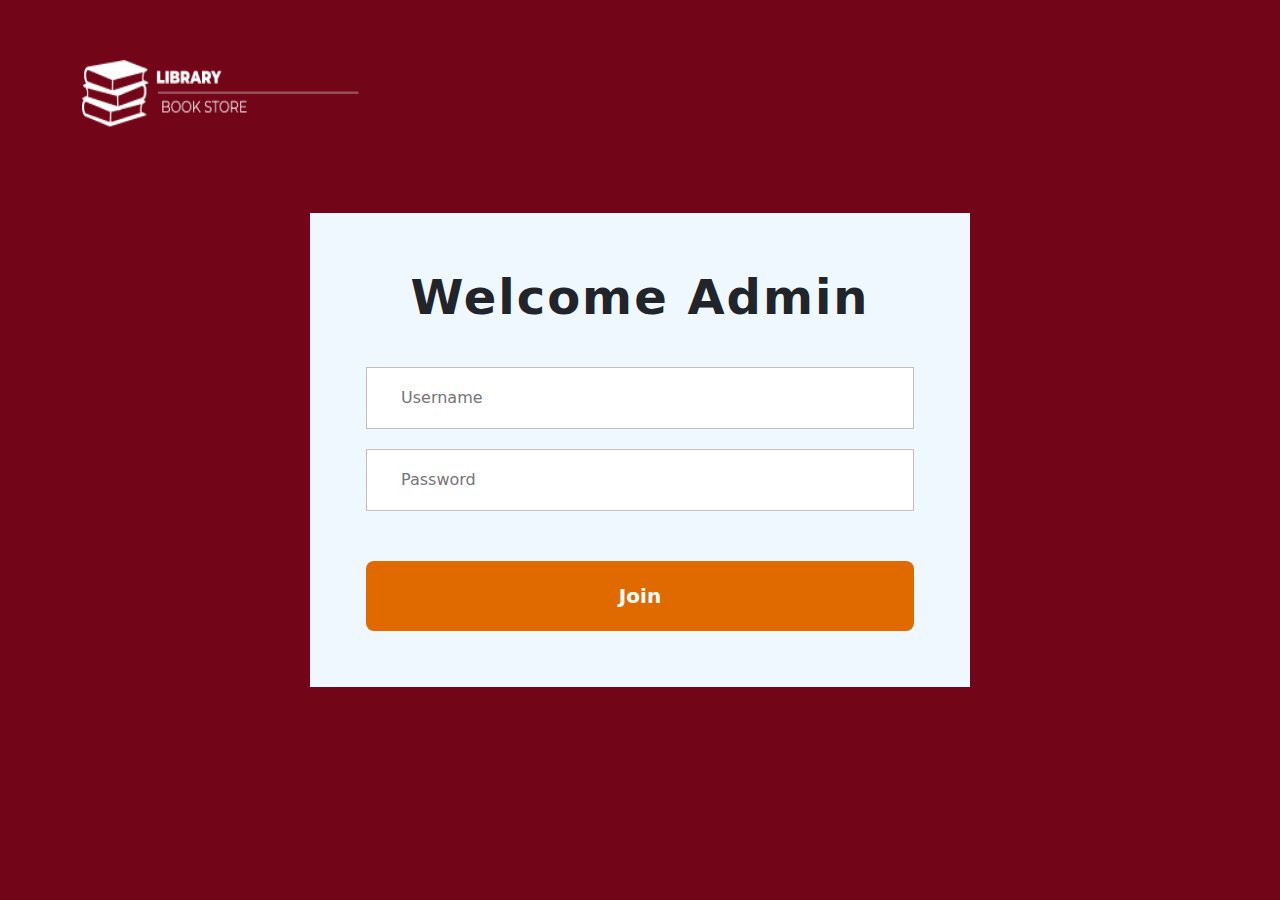
<file: admin-login.html>
<!DOCTYPE html>
<html lang="en">
  <head>
    <meta charset="UTF-8" />
    <meta name="viewport" content="width=device-width, initial-scale=1.0" />
    <link rel="stylesheet" href="./assets/styles/reset.css" />
    <link rel="stylesheet" href="./assets/styles/admin-login.css" />
    <link
      rel="stylesheet"
      href="https://cdnjs.cloudflare.com/ajax/libs/font-awesome/6.5.2/css/all.min.css"
      integrity="sha512-SnH5WK+bZxgPHs44uWIX+LLJAJ9/2PkPKZ5QiAj6Ta86w+fsb2TkcmfRyVX3pBnMFcV7oQPJkl9QevSCWr3W6A=="
      crossorigin="anonymous"
      referrerpolicy="no-referrer"
    />
    <link
      href="https://cdn.jsdelivr.net/npm/bootstrap@5.3.3/dist/css/bootstrap.min.css"
      rel="stylesheet"
      integrity="sha384-QWTKZyjpPEjISv5WaRU9OFeRpok6YctnYmDr5pNlyT2bRjXh0JMhjY6hW+ALEwIH"
      crossorigin="anonymous"
    />
    <title>Admin Login</title>
  </head>
  <body>
    <!-- Header Section -->
    <header class="container">
      <div class="admin-header">
        <div class="head-logo">
          <img src="./assets/images/footerlogo.png" alt="logo" />
        </div>
      </div>
    </header>
    <!-- Main Section -->
    <main class="container">
      <div class="admin-login">
        <div class="admin-name">
          <h2>Welcome Admin</h2>
        </div>
        <form>
          <div class="admin-inputs">
            <input class="username" type="text" placeholder="Username" />
            <input class="password" type="password" placeholder="Password" />
          </div>
          <div class="admin-submit">
            <button type="submit">Join</button>
          </div>
        </form>
      </div>
    </main>
  </body>
</html>
</file>
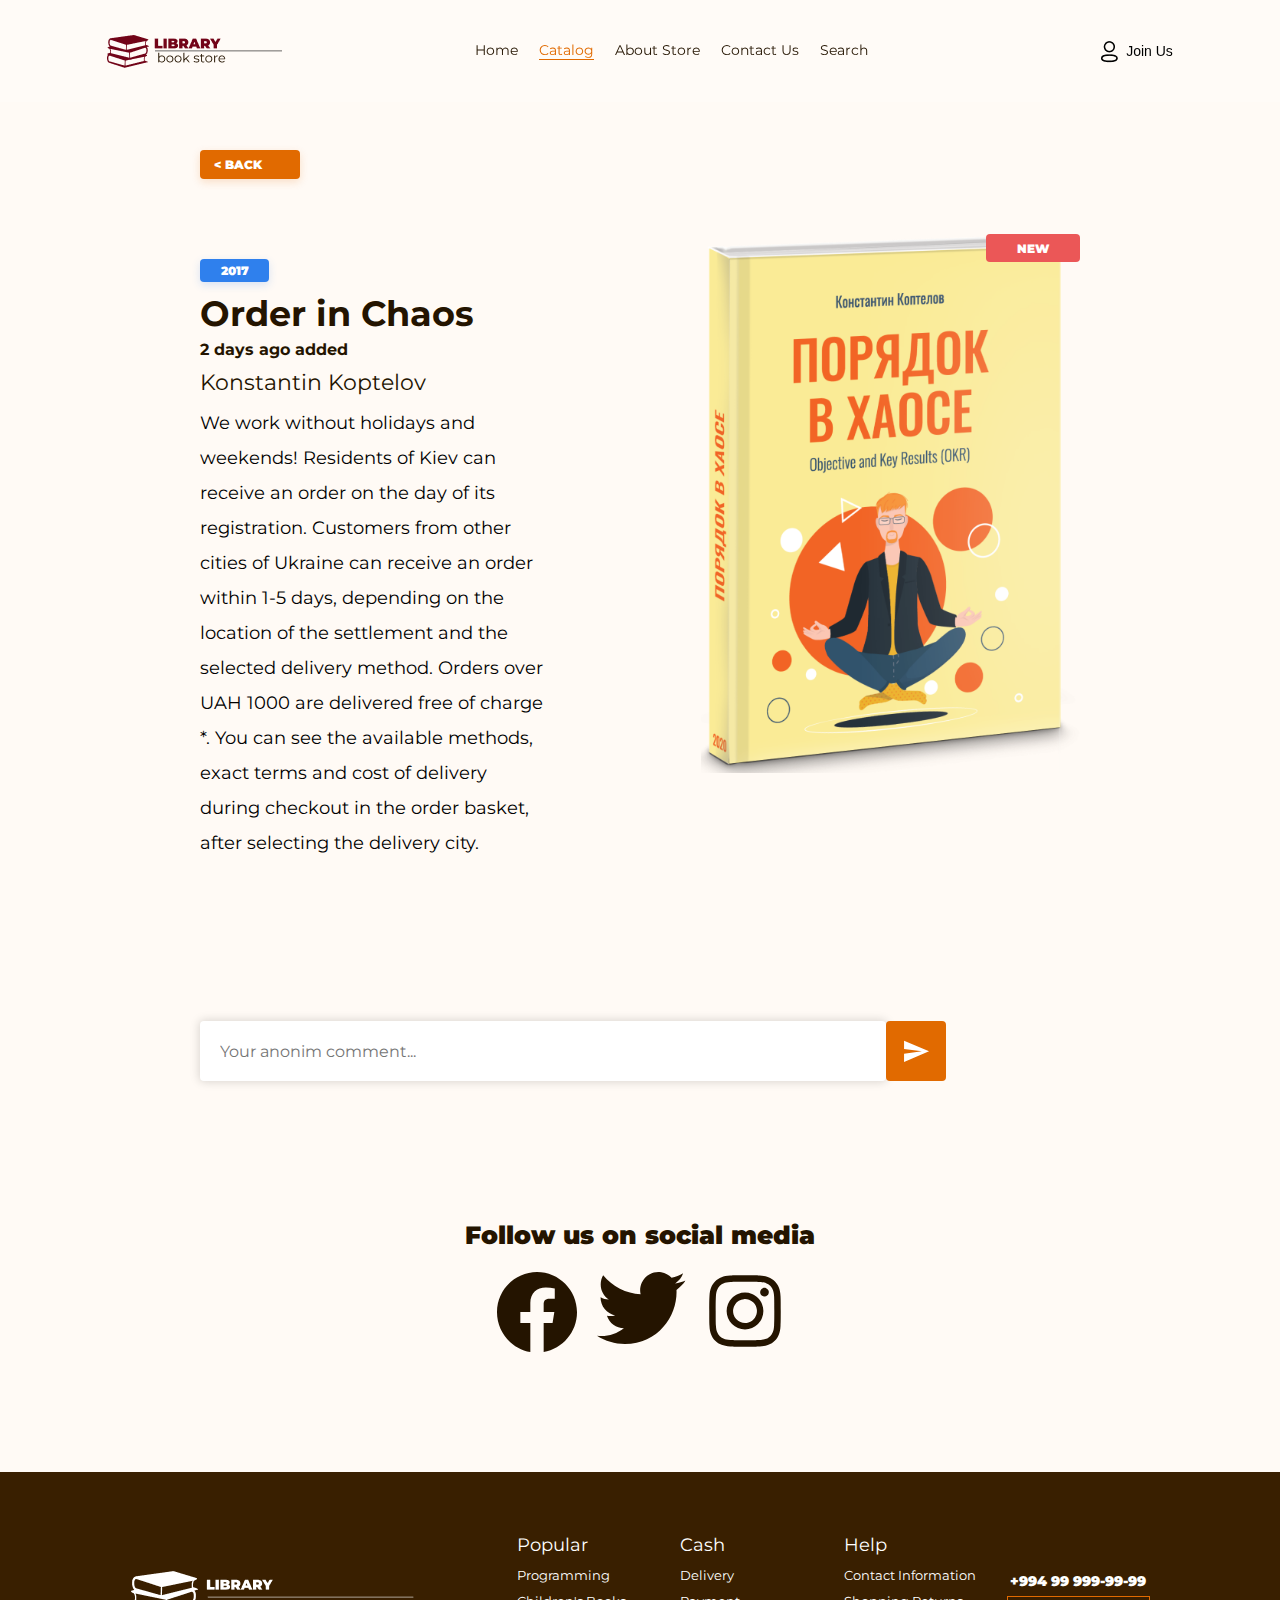
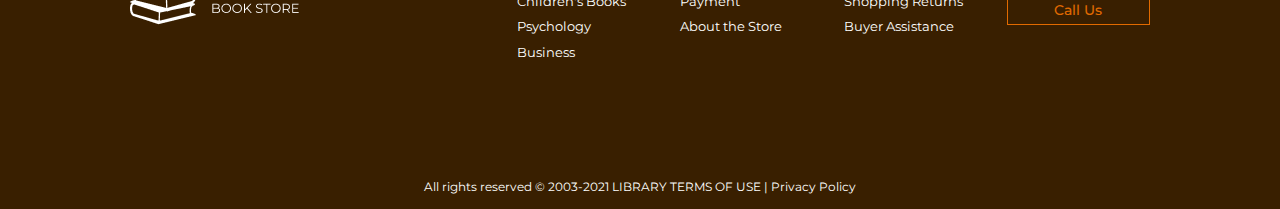
<file: pages/detail.html>
<!DOCTYPE html>
<html lang="en">
  <head>
    <meta charset="UTF-8" />
    <meta name="viewport" content="width=device-width, initial-scale=1.0" />
    <title>Document</title>
    <link
      rel="stylesheet"
      href="https://cdnjs.cloudflare.com/ajax/libs/font-awesome/4.7.0/css/font-awesome.min.css"
    />
    <link rel="stylesheet" href="../assets/styles/reset.css" />
    <link rel="stylesheet" href="../assets/styles/navbar.css" />
    <link rel="stylesheet" href="../assets/styles/detail.css" />
  </head>
  <body>
    <!-- modal for pc-->
    <section class="join_us_section" id="joinUsModal">
      <div class="modal_content">
        <span class="close_join_us">&times;</span>
        <div class="modal_inner_div">
          <p>Join Us</p>
          <input id="joinUsFullname" type="text" placeholder="Fullname" />
          <input id="joinUsEmail" type="email" placeholder="E-mail" />
          <p id="modalErrorMessage">Fill in the fields correctly!</p>
          <p id="modalSuccessMessage">Successfully!</p>
          <button id="join">Join</button>
        </div>
      </div>
    </section>
    <!-- modal for responsive -->
    <section class="modal_for_responsive" id="responsiveModal">
      <div class="responsive_modal_content">
        <span class="close" id="closeResponsiveModal">&times;</span>
        <span class="responsive_modal_ul">
          <span><a href="../index.html" class="nav_active_li">Home</a></span>
          <span><a href="./catalog.html">Catalog</a></span>
          <span><a href="./about.html">About Store</a></span>
          <span><a href="./contact.html">Contact Us</a></span>
          <span><a href="./search.html">Search</a></span>
        </span>
      </div>
    </section>
    <header class="navbar">
      <div class="logo_div">
        <img src="../assets/images/booklibrary.png" alt="logo" />
      </div>

      <div class="list_div">
        <ul class="nav_items">
          <span><a href="../index.html">Home</a></span>
          <span><a href="./catalog.html" class="nav_active_a">Catalog</a></span>
          <span><a href="./about.html">About Store</a></span>
          <span><a href="./contact.html">Contact Us</a></span>
          <span><a href="./search.html">Search</a></span>
        </ul>
      </div>

      <div class="join_div">
        <img
          id="joinUsIcon"
          src="../assets/images/contact.png"
          alt="contact icon"
        />
        <button id="joinUsBtn">Join Us</button>
        <button id="hamburgerMenu">
          <img src="../assets/images/contact.png" alt="hamburger" />
        </button>
      </div>
    </header>
    <div class="container">
      <section class="allSections">
        <section class="detailSection">
          <div class="left">
            <div class="backButton">< BACK</div>
            <div class="bookDate">2017</div>
            <div class="bookName">Order in Chaos</div>
            <div class="bookAddDate">2 days ago added</div>
            <div class="bookAuthor">Konstantin Koptelov</div>
            <div class="bookAbout">
              <p>
                We work without holidays and weekends! Residents of Kiev can
                receive an order on the day of its registration. Customers from
                other cities of Ukraine can receive an order within 1-5 days,
                depending on the location of the settlement and the selected
                delivery method. Orders over UAH 1000 are delivered free of
                charge *. You can see the available methods, exact terms and
                cost of delivery during checkout in the order basket, after
                selecting the delivery city.
              </p>
            </div>
          </div>

          <div class="right">
            <div class="image">
              <div class="new">NEW</div>
              <img src="../assets/images/book.png" alt="" />
            </div>
          </div>
        </section>

        <section class="commentSection">
          <form>
            <div class="commentComponents">
              <input
                class="commentInput"
                type="text"
                placeholder="Your anonim comment..."
              />
              <button class="commentButton">
                <img src="../assets/images/sendicon.svg" alt="" />
              </button>
            </div>
          </form>
          <div class="commentsContainer"></div>
        </section>
      </section>
    </div>
    <footer class="footer">
      <section class="footer_icons_section">
        <div class="icons-title">
          <p>Follow us on social media</p>
        </div>
        <div class="icons-svg">
          <svg
            width="80"
            height="80"
            viewBox="0 0 80 80"
            fill="none"
            xmlns="http://www.w3.org/2000/svg"
          >
            <path
              fill-rule="evenodd"
              clip-rule="evenodd"
              d="M0 40.2233C0 60.11 14.4433 76.6467 33.3333 80V51.11H23.3333V40H33.3333V31.11C33.3333 21.11 39.7767 15.5567 48.89 15.5567C51.7767 15.5567 54.89 16 57.7767 16.4433V26.6667H52.6667C47.7767 26.6667 46.6667 29.11 46.6667 32.2233V40H57.3333L55.5567 51.11H46.6667V80C65.5567 76.6467 80 60.1133 80 40.2233C80 18.1 62 0 40 0C18 0 0 18.1 0 40.2233Z"
              fill="#241400"
            />
          </svg>

          <svg
            width="89"
            height="72"
            viewBox="0 0 89 72"
            fill="none"
            xmlns="http://www.w3.org/2000/svg"
          >
            <path
              d="M88.5678 8.54051C85.3108 9.98375 81.812 10.9589 78.1337 11.3997C81.929 9.1287 84.7684 5.55445 86.1222 1.34384C82.5564 3.46185 78.6538 4.95269 74.5841 5.75156C71.8473 2.82946 68.2224 0.892639 64.2721 0.24181C60.3217 -0.40902 56.2671 0.262551 52.7375 2.15226C49.208 4.04197 46.4011 7.04408 44.7526 10.6925C43.1041 14.3409 42.7063 18.4316 43.6208 22.3293C36.3956 21.9665 29.3274 20.0885 22.875 16.8173C16.4225 13.546 10.73 8.95461 6.16691 3.34097C4.60665 6.03241 3.70951 9.15292 3.70951 12.4763C3.70776 15.468 4.44451 18.414 5.85438 21.0527C7.26425 23.6915 9.30365 25.9414 11.7916 27.6029C8.90623 27.5111 6.0845 26.7315 3.56128 25.3289V25.5629C3.56099 29.759 5.01245 33.8259 7.66936 37.0737C10.3263 40.3214 14.025 42.5499 18.138 43.381C15.4613 44.1054 12.655 44.2121 9.93102 43.6931C11.0914 47.3035 13.3519 50.4608 16.3958 52.7227C19.4398 54.9847 23.1148 56.2382 26.9066 56.3077C20.4699 61.3606 12.5206 64.1015 4.33751 64.0895C2.88796 64.0899 1.43963 64.0052 0 63.8359C8.30631 69.1766 17.9755 72.011 27.8505 72C61.279 72 79.5535 44.3133 79.5535 20.3009C79.5535 19.5208 79.534 18.7329 79.4989 17.9527C83.0535 15.3821 86.1218 12.1989 88.5601 8.55222L88.5678 8.54051Z"
              fill="#241400"
            />
          </svg>

          <svg
            width="78"
            height="78"
            viewBox="0 0 78 78"
            fill="none"
            xmlns="http://www.w3.org/2000/svg"
          >
            <path
              fill-rule="evenodd"
              clip-rule="evenodd"
              d="M24.2612 3.4645C28.0735 3.289 29.289 3.25 39 3.25C48.711 3.25 49.9265 3.29225 53.7355 3.4645C57.5445 3.63675 60.1445 4.2445 62.4195 5.12525C64.8017 6.0255 66.963 7.43275 68.7505 9.25275C70.5705 11.037 71.9745 13.195 72.8715 15.5805C73.7555 17.8555 74.36 20.4555 74.5355 24.258C74.711 28.0767 74.75 29.2922 74.75 39C74.75 48.711 74.7077 49.9265 74.5355 53.7387C74.3633 57.5412 73.7555 60.1412 72.8715 62.4162C71.9745 64.8021 70.5682 66.9636 68.7505 68.7505C66.963 70.5705 64.8017 71.9745 62.4195 72.8715C60.1445 73.7555 57.5445 74.36 53.742 74.5355C49.9265 74.711 48.711 74.75 39 74.75C29.289 74.75 28.0735 74.7077 24.2612 74.5355C20.4587 74.3632 17.8588 73.7555 15.5837 72.8715C13.198 71.9744 11.0364 70.5681 9.2495 68.7505C7.43073 66.9652 6.02327 64.8046 5.12525 62.4195C4.2445 60.1445 3.64 57.5445 3.4645 53.742C3.289 49.9232 3.25 48.7077 3.25 39C3.25 29.289 3.29225 28.0735 3.4645 24.2645C3.63675 20.4555 4.2445 17.8555 5.12525 15.5805C6.0246 13.1953 7.43314 11.0348 9.25275 9.2495C11.0371 7.43113 13.1965 6.02369 15.5805 5.12525C17.8555 4.2445 20.4555 3.64 24.258 3.4645H24.2612ZM53.4463 9.8995C49.6763 9.72725 48.5452 9.6915 39 9.6915C29.4548 9.6915 28.3237 9.72725 24.5537 9.8995C21.0665 10.0587 19.175 10.6405 17.914 11.1312C16.2467 11.7812 15.054 12.5515 13.8028 13.8027C12.6166 14.9567 11.7038 16.3614 11.1312 17.914C10.6405 19.175 10.0588 21.0665 9.8995 24.5537C9.72725 28.3237 9.6915 29.4547 9.6915 39C9.6915 48.5452 9.72725 49.6762 9.8995 53.4462C10.0588 56.9335 10.6405 58.825 11.1312 60.086C11.7032 61.6362 12.6165 63.0435 13.8028 64.1972C14.9565 65.3835 16.3638 66.2967 17.914 66.8687C19.175 67.3595 21.0665 67.9412 24.5537 68.1005C28.3237 68.2727 29.4515 68.3085 39 68.3085C48.5485 68.3085 49.6763 68.2727 53.4463 68.1005C56.9335 67.9412 58.825 67.3595 60.086 66.8687C61.7533 66.2187 62.946 65.4485 64.1973 64.1972C65.3835 63.0435 66.2968 61.6362 66.8688 60.086C67.3595 58.825 67.9413 56.9335 68.1005 53.4462C68.2728 49.6762 68.3085 48.5452 68.3085 39C68.3085 29.4547 68.2728 28.3237 68.1005 24.5537C67.9413 21.0665 67.3595 19.175 66.8688 17.914C66.2188 16.2467 65.4485 15.054 64.1973 13.8027C63.0433 12.6167 61.6385 11.7039 60.086 11.1312C58.825 10.6405 56.9335 10.0587 53.4463 9.8995ZM34.4338 50.0207C36.9839 51.0823 39.8235 51.2256 42.4675 50.4261C45.1116 49.6266 47.396 47.934 48.9307 45.6373C50.4654 43.3406 51.1552 40.5823 50.8822 37.8336C50.6091 35.0848 49.3903 32.5162 47.4338 30.5662C46.1865 29.3198 44.6784 28.3654 43.0181 27.7717C41.3577 27.1781 39.5864 26.9599 37.8316 27.133C36.0768 27.3061 34.3822 27.8661 32.8699 28.7727C31.3575 29.6793 30.0649 30.9099 29.0852 32.376C28.1055 33.8421 27.4631 35.5072 27.2042 37.2514C26.9452 38.9956 27.0762 40.7754 27.5878 42.4629C28.0993 44.1504 28.9786 45.7035 30.1623 47.0103C31.3461 48.3172 32.8049 49.3453 34.4338 50.0207ZM26.0065 26.0065C27.7128 24.3002 29.7385 22.9466 31.968 22.0232C34.1974 21.0997 36.5869 20.6244 39 20.6244C41.4131 20.6244 43.8026 21.0997 46.032 22.0232C48.2615 22.9466 50.2872 24.3002 51.9935 26.0065C53.6998 27.7128 55.0534 29.7385 55.9768 31.968C56.9003 34.1974 57.3756 36.5869 57.3756 39C57.3756 41.4131 56.9003 43.8026 55.9768 46.032C55.0534 48.2615 53.6998 50.2872 51.9935 51.9935C48.5474 55.4396 43.8735 57.3756 39 57.3756C34.1265 57.3756 29.4526 55.4396 26.0065 51.9935C22.5604 48.5474 20.6244 43.8735 20.6244 39C20.6244 34.1265 22.5604 29.4526 26.0065 26.0065ZM61.451 23.361C61.8738 22.9621 62.2123 22.4825 62.4465 21.9504C62.6806 21.4184 62.8056 20.8447 62.8141 20.2635C62.8226 19.6823 62.7143 19.1053 62.4958 18.5666C62.2773 18.028 61.9529 17.5387 61.5419 17.1276C61.1308 16.7166 60.6415 16.3922 60.1029 16.1737C59.5642 15.9552 58.9872 15.8469 58.406 15.8554C57.8247 15.8639 57.2511 15.9889 56.7191 16.223C56.187 16.4572 55.7074 16.7957 55.3085 17.2185C54.5328 18.0408 54.1081 19.1331 54.1245 20.2635C54.141 21.3939 54.5974 22.4734 55.3968 23.2727C56.1961 24.0721 57.2756 24.5285 58.406 24.545C59.5364 24.5614 60.6287 24.1367 61.451 23.361Z"
              fill="#241400"
            />
          </svg>
        </div>
      </section>
      <section class="footer_copywriter_section">
        <div class="footer_logo_div">
          <img src="../assets/images/footerlogo.png" alt="logo" />
        </div>
        <!-- The section to be edited -->
        <ul class="footer_nav_items">
          <li><a href="../index.html">Home</a></li>
          <li><a href="./catalog.html">Catalog</a></li>
          <li><a href="./about.html">About</a></li>
          <li><a href="./contact.html">Contact</a></li>
          <li><a href="./search.html">Search</a></li>
        </ul>
        <!--  -->
        <div class="footer_items_container">
          <div class="footer_popular_items">
            <ul>
              <span class="footer_items_title">Popular</span>
              <li>Programming</li>
              <li>Children's Books</li>
              <li>Psychology</li>
              <li>Business</li>
            </ul>
          </div>

          <div class="footer_cash_items">
            <ul>
              <span class="footer_items_title">Cash</span>
              <li>Delivery</li>
              <li>Payment</li>
              <li>About the Store</li>
            </ul>
          </div>

          <div class="footer_help_items">
            <ul>
              <span class="footer_items_title">Help</span>
              <li>Contact Information</li>
              <li>Shopping Returns</li>
              <li>Buyer Assistance</li>
            </ul>
          </div>

          <div class="footer_contact_div">
            <p>+994 99 999-99-99</p>
            <a href="tel:+994501234567">Call Us</a>
          </div>
        </div>
      </section>
      <div class="copywriter_text">
        All rights reserved © 2003-2021 LIBRARY TERMS OF USE | Privacy Policy
      </div>
    </footer>
    <script src="../assets/scripts/navbar.js"></script>
    <script src="../assets/scripts/detail.js"></script>
    <script
      src="https://cdn.jsdelivr.net/npm/bootstrap@5.0.2/dist/js/bootstrap.bundle.min.js"
      integrity="sha384-MrcW6ZMFYlzcLA8Nl+NtUVF0sA7MsXsP1UyJoMp4YLEuNSfAP+JcXn/tWtIaxVXM"
      crossorigin="anonymous"
    ></script>
  </body>
</html>
</file>
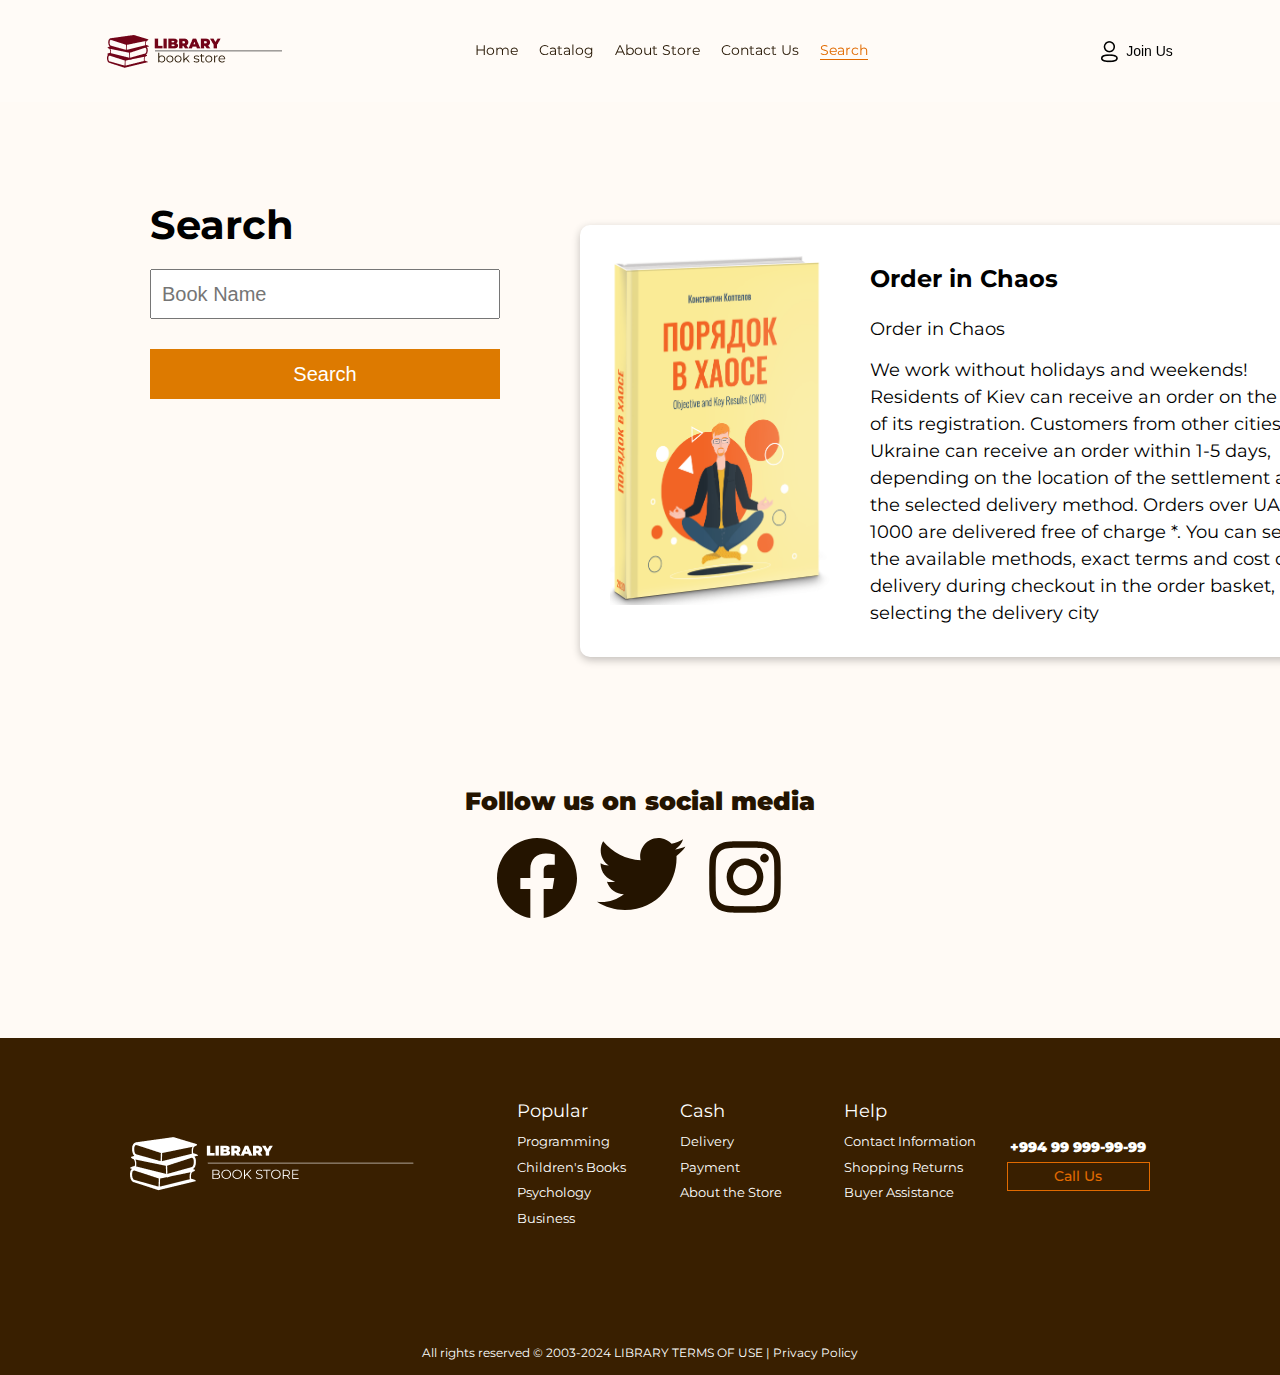
<file: pages/search.html>
<!DOCTYPE html>
<html lang="en">
  <head>
    <meta charset="UTF-8" />
    <meta name="viewport" content="width=device-width, initial-scale=1.0" />
    <link rel="stylesheet" href="../assets/styles/reset.css" />
    <link rel="stylesheet" href="../assets/styles/search.css" />
    <link rel="stylesheet" href="../assets/styles/navbar.css" />
    <title>Search</title>
  </head>
  <body>
    <!-- modal for pc-->
    <section class="join_us_section" id="joinUsModal">
      <div class="modal_content">
        <span class="close_join_us">&times;</span>
        <div class="modal_inner_div">
          <p>Join Us</p>
          <input id="joinUsFullname" type="text" placeholder="Fullname" />
          <input id="joinUsEmail" type="email" placeholder="E-mail" />
          <p id="modalErrorMessage">Fill in the fields correctly!</p>
          <p id="modalSuccessMessage">Successfully!</p>
          <button id="join">Join</button>
        </div>
      </div>
    </section>

    <!-- modal for responsive -->
    <section class="modal_for_responsive" id="responsiveModal">
      <div class="responsive_modal_content">
        <span class="close" id="closeResponsiveModal">&times;</span>
        <span class="responsive_modal_ul">
          <span><a href="../index.html" class="nav_active_li">Home</a></span>
          <span><a href="./catalog.html">Catalog</a></span>
          <span><a href="./about.html">About Store</a></span>
          <span><a href="./contact.html">Contact Us</a></span>
          <span><a href="./search.html">Search</a></span>
        </span>
      </div>
    </section>
    <header class="navbar">
      <div class="logo_div">
        <img src="../assets/images/booklibrary.png" alt="logo" />
      </div>

      <div class="list_div">
        <ul class="nav_items">
          <span><a href="../index.html">Home</a></span>
          <span><a href="./catalog.html">Catalog</a></span>
          <span><a href="./about.html">About Store</a></span>
          <span><a href="./contact.html">Contact Us</a></span>
          <span><a href="./search.html" class="nav_active_a">Search</a></span>
        </ul>
      </div>

      <div class="join_div">
        <img
          id="joinUsIcon"
          src="../assets/images/contact.png"
          alt="contact icon"
        />
        <button id="joinUsBtn">Join Us</button>
        <button id="hamburgerMenu">
          <img src="../assets/images/contact.png" alt="hamburger" />
        </button>
      </div>
    </header>
    <main>
      <div class="searchSection">
        <h2>Search</h2>
        <form action="#">
          <label>
            <input type="text" placeholder="Book Name" />
          </label>
          <button>Search</button>
        </form>
      </div>
      <div class="searchImage">
        <div class="searchBookImg">
          <img src="../assets/images/book.png" alt="bookImg" />
        </div>
        <div class="searchBookRight">
          <div class="searchBookName">
            <h2>Order in Chaos</h2>
          </div>
          <div class="searchBookAuthor">
            <p>Order in Chaos</p>
          </div>
          <div class="searchBookDesc">
            <p>
              We work without holidays and weekends! Residents of Kiev can
              receive an order on the day of its registration. Customers from
              other cities of Ukraine can receive an order within 1-5 days,
              depending on the location of the settlement and the selected
              delivery method. Orders over UAH 1000 are delivered free of charge
              *. You can see the available methods, exact terms and cost of
              delivery during checkout in the order basket, after selecting the
              delivery city
            </p>
          </div>
        </div>
      </div>
    </main>
    <footer class="footer">
      <section class="footer_icons_section">
        <div class="icons-title">
          <p>Follow us on social media</p>
        </div>
        <div class="icons-svg">
          <svg
            width="80"
            height="80"
            viewBox="0 0 80 80"
            fill="none"
            xmlns="http://www.w3.org/2000/svg"
          >
            <path
              fill-rule="evenodd"
              clip-rule="evenodd"
              d="M0 40.2233C0 60.11 14.4433 76.6467 33.3333 80V51.11H23.3333V40H33.3333V31.11C33.3333 21.11 39.7767 15.5567 48.89 15.5567C51.7767 15.5567 54.89 16 57.7767 16.4433V26.6667H52.6667C47.7767 26.6667 46.6667 29.11 46.6667 32.2233V40H57.3333L55.5567 51.11H46.6667V80C65.5567 76.6467 80 60.1133 80 40.2233C80 18.1 62 0 40 0C18 0 0 18.1 0 40.2233Z"
              fill="#241400"
            />
          </svg>

          <svg
            width="89"
            height="72"
            viewBox="0 0 89 72"
            fill="none"
            xmlns="http://www.w3.org/2000/svg"
          >
            <path
              d="M88.5678 8.54051C85.3108 9.98375 81.812 10.9589 78.1337 11.3997C81.929 9.1287 84.7684 5.55445 86.1222 1.34384C82.5564 3.46185 78.6538 4.95269 74.5841 5.75156C71.8473 2.82946 68.2224 0.892639 64.2721 0.24181C60.3217 -0.40902 56.2671 0.262551 52.7375 2.15226C49.208 4.04197 46.4011 7.04408 44.7526 10.6925C43.1041 14.3409 42.7063 18.4316 43.6208 22.3293C36.3956 21.9665 29.3274 20.0885 22.875 16.8173C16.4225 13.546 10.73 8.95461 6.16691 3.34097C4.60665 6.03241 3.70951 9.15292 3.70951 12.4763C3.70776 15.468 4.44451 18.414 5.85438 21.0527C7.26425 23.6915 9.30365 25.9414 11.7916 27.6029C8.90623 27.5111 6.0845 26.7315 3.56128 25.3289V25.5629C3.56099 29.759 5.01245 33.8259 7.66936 37.0737C10.3263 40.3214 14.025 42.5499 18.138 43.381C15.4613 44.1054 12.655 44.2121 9.93102 43.6931C11.0914 47.3035 13.3519 50.4608 16.3958 52.7227C19.4398 54.9847 23.1148 56.2382 26.9066 56.3077C20.4699 61.3606 12.5206 64.1015 4.33751 64.0895C2.88796 64.0899 1.43963 64.0052 0 63.8359C8.30631 69.1766 17.9755 72.011 27.8505 72C61.279 72 79.5535 44.3133 79.5535 20.3009C79.5535 19.5208 79.534 18.7329 79.4989 17.9527C83.0535 15.3821 86.1218 12.1989 88.5601 8.55222L88.5678 8.54051Z"
              fill="#241400"
            />
          </svg>

          <svg
            width="78"
            height="78"
            viewBox="0 0 78 78"
            fill="none"
            xmlns="http://www.w3.org/2000/svg"
          >
            <path
              fill-rule="evenodd"
              clip-rule="evenodd"
              d="M24.2612 3.4645C28.0735 3.289 29.289 3.25 39 3.25C48.711 3.25 49.9265 3.29225 53.7355 3.4645C57.5445 3.63675 60.1445 4.2445 62.4195 5.12525C64.8017 6.0255 66.963 7.43275 68.7505 9.25275C70.5705 11.037 71.9745 13.195 72.8715 15.5805C73.7555 17.8555 74.36 20.4555 74.5355 24.258C74.711 28.0767 74.75 29.2922 74.75 39C74.75 48.711 74.7077 49.9265 74.5355 53.7387C74.3633 57.5412 73.7555 60.1412 72.8715 62.4162C71.9745 64.8021 70.5682 66.9636 68.7505 68.7505C66.963 70.5705 64.8017 71.9745 62.4195 72.8715C60.1445 73.7555 57.5445 74.36 53.742 74.5355C49.9265 74.711 48.711 74.75 39 74.75C29.289 74.75 28.0735 74.7077 24.2612 74.5355C20.4587 74.3632 17.8588 73.7555 15.5837 72.8715C13.198 71.9744 11.0364 70.5681 9.2495 68.7505C7.43073 66.9652 6.02327 64.8046 5.12525 62.4195C4.2445 60.1445 3.64 57.5445 3.4645 53.742C3.289 49.9232 3.25 48.7077 3.25 39C3.25 29.289 3.29225 28.0735 3.4645 24.2645C3.63675 20.4555 4.2445 17.8555 5.12525 15.5805C6.0246 13.1953 7.43314 11.0348 9.25275 9.2495C11.0371 7.43113 13.1965 6.02369 15.5805 5.12525C17.8555 4.2445 20.4555 3.64 24.258 3.4645H24.2612ZM53.4463 9.8995C49.6763 9.72725 48.5452 9.6915 39 9.6915C29.4548 9.6915 28.3237 9.72725 24.5537 9.8995C21.0665 10.0587 19.175 10.6405 17.914 11.1312C16.2467 11.7812 15.054 12.5515 13.8028 13.8027C12.6166 14.9567 11.7038 16.3614 11.1312 17.914C10.6405 19.175 10.0588 21.0665 9.8995 24.5537C9.72725 28.3237 9.6915 29.4547 9.6915 39C9.6915 48.5452 9.72725 49.6762 9.8995 53.4462C10.0588 56.9335 10.6405 58.825 11.1312 60.086C11.7032 61.6362 12.6165 63.0435 13.8028 64.1972C14.9565 65.3835 16.3638 66.2967 17.914 66.8687C19.175 67.3595 21.0665 67.9412 24.5537 68.1005C28.3237 68.2727 29.4515 68.3085 39 68.3085C48.5485 68.3085 49.6763 68.2727 53.4463 68.1005C56.9335 67.9412 58.825 67.3595 60.086 66.8687C61.7533 66.2187 62.946 65.4485 64.1973 64.1972C65.3835 63.0435 66.2968 61.6362 66.8688 60.086C67.3595 58.825 67.9413 56.9335 68.1005 53.4462C68.2728 49.6762 68.3085 48.5452 68.3085 39C68.3085 29.4547 68.2728 28.3237 68.1005 24.5537C67.9413 21.0665 67.3595 19.175 66.8688 17.914C66.2188 16.2467 65.4485 15.054 64.1973 13.8027C63.0433 12.6167 61.6385 11.7039 60.086 11.1312C58.825 10.6405 56.9335 10.0587 53.4463 9.8995ZM34.4338 50.0207C36.9839 51.0823 39.8235 51.2256 42.4675 50.4261C45.1116 49.6266 47.396 47.934 48.9307 45.6373C50.4654 43.3406 51.1552 40.5823 50.8822 37.8336C50.6091 35.0848 49.3903 32.5162 47.4338 30.5662C46.1865 29.3198 44.6784 28.3654 43.0181 27.7717C41.3577 27.1781 39.5864 26.9599 37.8316 27.133C36.0768 27.3061 34.3822 27.8661 32.8699 28.7727C31.3575 29.6793 30.0649 30.9099 29.0852 32.376C28.1055 33.8421 27.4631 35.5072 27.2042 37.2514C26.9452 38.9956 27.0762 40.7754 27.5878 42.4629C28.0993 44.1504 28.9786 45.7035 30.1623 47.0103C31.3461 48.3172 32.8049 49.3453 34.4338 50.0207ZM26.0065 26.0065C27.7128 24.3002 29.7385 22.9466 31.968 22.0232C34.1974 21.0997 36.5869 20.6244 39 20.6244C41.4131 20.6244 43.8026 21.0997 46.032 22.0232C48.2615 22.9466 50.2872 24.3002 51.9935 26.0065C53.6998 27.7128 55.0534 29.7385 55.9768 31.968C56.9003 34.1974 57.3756 36.5869 57.3756 39C57.3756 41.4131 56.9003 43.8026 55.9768 46.032C55.0534 48.2615 53.6998 50.2872 51.9935 51.9935C48.5474 55.4396 43.8735 57.3756 39 57.3756C34.1265 57.3756 29.4526 55.4396 26.0065 51.9935C22.5604 48.5474 20.6244 43.8735 20.6244 39C20.6244 34.1265 22.5604 29.4526 26.0065 26.0065ZM61.451 23.361C61.8738 22.9621 62.2123 22.4825 62.4465 21.9504C62.6806 21.4184 62.8056 20.8447 62.8141 20.2635C62.8226 19.6823 62.7143 19.1053 62.4958 18.5666C62.2773 18.028 61.9529 17.5387 61.5419 17.1276C61.1308 16.7166 60.6415 16.3922 60.1029 16.1737C59.5642 15.9552 58.9872 15.8469 58.406 15.8554C57.8247 15.8639 57.2511 15.9889 56.7191 16.223C56.187 16.4572 55.7074 16.7957 55.3085 17.2185C54.5328 18.0408 54.1081 19.1331 54.1245 20.2635C54.141 21.3939 54.5974 22.4734 55.3968 23.2727C56.1961 24.0721 57.2756 24.5285 58.406 24.545C59.5364 24.5614 60.6287 24.1367 61.451 23.361Z"
              fill="#241400"
            />
          </svg>
        </div>
      </section>
      <section class="footer_copywriter_section">
        <div class="footer_logo_div">
          <img src="../assets/images/footerlogo.png" alt="logo" />
        </div>
        <!-- The section to be edited -->
        <ul class="footer_nav_items">
          <li><a href="../index.html">Home</a></li>
          <li><a href="./catalog.html">Catalog</a></li>
          <li><a href="./about.html">About</a></li>
          <li><a href="./contact.html">Contact</a></li>
          <li><a href="./search.html">Search</a></li>
        </ul>
        <!--  -->
        <div class="footer_items_container">
          <div class="footer_popular_items">
            <ul>
              <span class="footer_items_title">Popular</span>
              <li>Programming</li>
              <li>Children's Books</li>
              <li>Psychology</li>
              <li>Business</li>
            </ul>
          </div>

          <div class="footer_cash_items">
            <ul>
              <span class="footer_items_title">Cash</span>
              <li>Delivery</li>
              <li>Payment</li>
              <a href="./pages/about.html"><li>About the Store</li></a>
            </ul>
          </div>

          <div class="footer_help_items">
            <ul>
              <span class="footer_items_title">Help</span>
              <a href="./pages/contact.html"><li>Contact Information</li></a>
              <li>Shopping Returns</li>
              <li>Buyer Assistance</li>
            </ul>
          </div>

          <div class="footer_contact_div">
            <p>+994 99 999-99-99</p>
            <a href="tel:+994501234567">Call Us</a>
          </div>
        </div>
      </section>
      <div class="copywriter_text">
        All rights reserved © 2003-2024 LIBRARY TERMS OF USE | Privacy Policy
      </div>
    </footer>
    <script src="../assets/scripts/navbar.js"></script>
    <script
      src="https://cdn.jsdelivr.net/npm/bootstrap@5.0.2/dist/js/bootstrap.bundle.min.js"
      integrity="sha384-MrcW6ZMFYlzcLA8Nl+NtUVF0sA7MsXsP1UyJoMp4YLEuNSfAP+JcXn/tWtIaxVXM"
      crossorigin="anonymous"
    ></script>
  </body>
</html>
</file>
<file: assets/styles/admin-login.css>
body {
  background-color: #720517 !important;
  /* Header-section styles */
  header {
    margin-top: 50px;
    /* admin-login styles */
    .admin-header {
      display: flex;
      align-items: center;
      .head-logo {
        color: #fff;
        font-size: 50px;
        padding-right: 15px;
        img {
          width: 280px;
          height: 85px;
        }
      }
    }
  }
  /* Main-section styles */
  main {
    height: 70vh;
    display: flex;
    justify-content: center;
    align-items: center;
    .admin-login {
      background-color: aliceblue;
      width: 660px;
      padding: 56px;
      .admin-name {
        margin-bottom: 40px;
        h2 {
          text-align: center;
          font-size: 48px;
          font-weight: bold;
          letter-spacing: 2px;
        }
      }
      .admin-inputs {
        display: flex;
        flex-direction: column;
        gap: 20px;
        margin-bottom: 50px;
        input {
          padding: 18px;
          text-indent: 16px;
          border: 1px solid #c4bfbf;
          outline: none;
        }
      }
      .admin-submit {
        button {
          width: 100%;
          background-color: #e16a00;
          border: none;
          color: #fff;
          font-size: 20px;
          font-weight: 600;
          padding: 20px;
          border-radius: 8px;
          transition: 0.3s;
          &:hover {
            background-color: #a14b00;
          }
        }
      }
    }
  }
  /* Mobile-design */
  @media screen and (max-width: 576px) {
    header {
      margin-top: 15px;
      .admin-header {
        .head-logo {
          font-size: 40px;
        }
        .head-text {
          h2 {
            font-size: 15px;
          }
          .line {
            width: 100px;
          }
          h3 {
            font-size: 15px;
          }
        }
      }
    }
    main {
      height: 80vh;
      .admin-login {
        padding: 30px;
        .admin-name {
          h2 {
            font-size: 30px !important;
          }
        }
        .admin-inputs {
          input {
            padding: 12px;
            font-size: 16px;
          }
        }
        .admin-submit {
          button {
            font-size: 16px;
            padding: 12px;
          }
        }
      }
    }
  }
}
</file>
<file: assets/styles/navbar.css>
body {
  background: var(--mainBodyColor);
}

/* modal for pc */

.join_us_section {
  display: none;
  position: fixed;
  z-index: 1;
  left: 0;
  top: 0;
  width: 100%;
  height: 100vh;
  background: rgba(0, 0, 0, 0.7);
  transition: opacity 0.3s ease;
  opacity: 0;
  pointer-events: none;
}

.modal_content {
  background: #fff;
  padding: 20px;
  border: 1px solid #888;
  width: 675px;
  box-shadow: 0 5px 15px rgba(0, 0, 0, 0.35);
  margin: 100px auto;
  transition: transform 0.3s ease;
  transform: translateY(-50px);
}

.modal_inner_div {
  display: flex;
  flex-direction: column;
  justify-content: center;
  align-items: center;
  padding: 0px 54px;
}

.modal_content p {
  text-align: center;
  font-family: var(--fontMons);
  font-size: 44px;
  font-weight: 700;
}

.modal_content input {
  border: 1px solid #cecece;
  margin-bottom: 34px;
  width: 100%;
  border-radius: 5px;
  padding: 18px 52px;
  font-size: 20px;
  font-weight: 600;
  font-family: var(--fontMons);
  color: var(--mainColorText);
}

.modal_content input:focus {
  outline: none;
  transition: all 0.3s;
  box-shadow: 0px 5px 15px rgba(0, 0, 0, 0.35);
}
#modalErrorMessage {
  display: none;
  font-size: 20px;
  color: #fff;
  font-family: var(--fontRoboto);
  font-weight: 400;
  background: #ff0000;
  width: 100%;
  padding: 4px;
  border-radius: 5px;
}

#modalSuccessMessage {
  display: none;
  font-size: 20px;
  color: #fff;
  font-family: var(--fontRoboto);
  font-weight: 400;
  background: #00cd15;
  width: 100%;
  padding: 4px;
  border-radius: 5px;
}

.modal_content button {
  color: #fff;
  text-align: center;
  font-family: var(--fontMons);
  font-size: 18px;
  font-weight: 700;
  width: 100%;
  border: 1px solid var(--mainColorOrange);
  background: var(--mainColorOrange);
  padding: 22px 0px;
  border-radius: 5px;
}

.modal_content button:hover {
  transition: all 0.3s;
  transform: scale(1.1);
}
.close_join_us {
  float: right;
  font-size: 24px;
  font-weight: bold;
  cursor: pointer;
}

.close_join_us:hover {
  color: #ff0000;
}

/* modal for responsive */

.modal_for_responsive {
  display: none;
  position: fixed;
  top: 0;
  left: 0;
  width: 100%;
  height: 100%;
  background-color: rgba(0, 0, 0, 0.7);
  z-index: 1;
  opacity: 0;
  transition: opacity 0.3s ease;
}

.responsive_modal_content {
  background: #241400bf;
  color: #fff;
  padding: 20px;
  width: 100%;
  height: 100%;
  text-align: center;
  position: fixed;
  right: 0;
  backdrop-filter: blur(5px);
}

.responsive_modal_ul {
  padding: 0px;
  margin-top: 40px;
  display: flex;
  flex-direction: column;
  align-items: flex-end;
  gap: 18px;
}

.responsive_modal_ul a {
  text-decoration: none;
  color: #fff;
}

.responsive_modal_ul li:hover {
  color: #cecece;
  transition: all 0.3s;
}

.nav_active_li {
  color: var(--mainColorOrange) !important;
  border-bottom: 1px solid var(--mainColorOrange);
}

.close {
  position: absolute;
  top: 0;
  right: 0;
  padding: 10px;
  cursor: pointer;
  font-size: 24px;
}

.close:hover {
  color: #ff0000;
}

/* navbar */

.navbar {
  width: 100% !important;
  display: flex !important;
  justify-content: space-around !important;
  align-items: center !important;
  padding: 30px 0px !important;
  position: fixed !important;
  background: rgba(255, 255, 255, 0.2) !important;
  backdrop-filter: blur(10px) !important;
  top: 0;
}

.logo_div {
  display: flex;
  align-items: center;
  gap: 5px;
  font-family: var(--fontMons);
  width: 12%;
}

.logo_title {
  width: 100%;
}

.logo_title h1 {
  color: var(--mainColorRed);
  font-size: 14px;
  font-weight: 900;
  line-height: normal;
  margin-bottom: 4px;
}

.logo_title hr {
  border: 1px solid rgba(0, 0, 0, 0.59);
  margin: 0px;
  width: 100%;
}

.logo_title p {
  color: var(--mainColorText);
  font-size: 13px;
  font-weight: 400;
  margin: 0px;
}

.list_div {
  display: flex;
  justify-content: center;
  align-items: center;
}

.nav_items {
  display: flex;
  margin: 0px auto;
  justify-content: center;
  align-items: center;
  gap: 21px;
  padding: 0px;
}

.nav_active_a {
  color: var(--mainColorOrange) !important;
  border-bottom: 1px solid var(--mainColorOrange);
}

.nav_items a {
  text-decoration: none;
  color: var(--mainColorText);
  font-family: var(--fontMons);
  font-size: 14px;
  font-weight: 400;
  line-height: 196.187%;
}

.nav_items a:hover {
  transition: all 0.3s;
  color: var(--mainColorOrange);
}

.join_div {
  display: flex;
  justify-content: center;
  align-items: center;
  gap: 6px;
}

.join_div button {
  font-family: var(--fontRoboto);
  font-size: 14px;
  font-style: normal;
  font-weight: 400;
  line-height: normal;
  background: none;
  border: none;
}

#hamburgerMenu {
  display: none;
}

.join_div button:hover {
  color: var(--mainColorOrange);
  transition: all 0.3s;
}
/* footer */

/* .footer {
  display: flex;
  flex-direction: column;
} */

/* footer icons (top) */

.footer_icons_section {
  background: var(--mainBodyColor);
  display: flex;
  flex-direction: column;
  justify-content: center;
  align-items: center;
  padding: 120px 0px;
  .icons-title {
    margin-bottom: 12px;
  }
  .icons-svg {
    display: flex;
    gap: 20px;
    svg {
      cursor: pointer;
      &:hover {
        path {
          transition: 0.5s;
          fill: rgb(245, 110, 0);
        }
      }
    }
  }
}

.footer_icons_section p {
  color: var(--mainColorText);
  font-family: var(--fontMons);
  font-size: 25px;
  font-style: normal;
  font-weight: 900;
  line-height: 196.187%;
}

.footer_icons_div img:hover {
  cursor: pointer;
  transform: scale(1.1);
  transition: all 0.3s;
}

/* footer copywriter (bottom) */

.footer_copywriter_section {
  background: var(--mainColorDarkRed);
  display: flex;
  padding: 56px 130px 100px;
  color: #fff;
}

.footer_logo_div {
  display: flex;
  justify-content: center;
  align-items: center;
  gap: 8px;
  width: 30%;
}

.footer_logo_title {
  width: 100%;
}

.footer_logo_div h5 {
  font-family: var(--fontMons);
  font-size: 14px;
  font-style: normal;
  font-weight: 900;
  line-height: normal;
  margin-bottom: 4px;
}

.footer_logo_div hr {
  margin: 0px;
  width: 100%;
}

.footer_logo_div h6 {
  font-family: var(--fontMons);
  font-size: 13px;
  font-style: normal;
  font-weight: 400;
  line-height: 196.187%;
}

.footer_items_container {
  width: 100%;
  margin-left: 100px;
  display: flex;
  justify-content: space-between;
  align-items: start;
  gap: 20px;
}

.footer_popular_items,
.footer_cash_items,
.footer_help_items,
.footer_contact_div {
  width: 100%;
  display: flex;
  flex-direction: column;
  justify-content: center;
  font-family: var(--fontMons);
  ul {
    a {
      color: #fff;
      text-decoration: none;
    }
  }
}

.footer_items_title {
  font-size: 18px;
  font-style: normal;
  font-weight: 400;
  line-height: 196.187%;
}

.footer_popular_items,
.footer_cash_items,
.footer_help_items li {
  font-size: 13px;
  font-style: normal;
  font-weight: 400;
  line-height: 196.187%;
}

.footer_popular_items li:hover {
  color: #cecece;
  cursor: pointer;
  transition: all 0.3s;
}

.footer_help_items li:hover {
  color: #cecece;
  cursor: pointer;
  transition: all 0.3s;
}

.footer_cash_items li:hover {
  color: #cecece;
  cursor: pointer;
  transition: all 0.3s;
}

.footer_contact_div {
  margin: auto 0px;
}

.footer_contact_div p {
  font-size: 14px;
  font-style: normal;
  font-weight: 900;
  line-height: 196.187%;
  margin: auto;
}

.footer_contact_div a {
  background: none;
  border: 1px solid var(--mainColorOrange);
  color: var(--mainColorOrange);
  font-size: 14px;
  font-style: normal;
  font-weight: 500;
  line-height: 196.187%;
  text-decoration: none;
  text-align: center;
}

.footer_contact_div a:hover {
  color: #fff;
  background: var(--mainColorOrange);
  transition: all 0.3s;
}

.copywriter_text {
  color: #fff;
  padding: 10px;
  background: var(--mainColorDarkRed);
  font-family: var(--fontMons);
  font-size: 12px;
  font-weight: 400;
  text-align: center;
  line-height: 196.187%;
}

.footer_nav_items {
  display: none;
  justify-content: center;
  align-items: center;
  margin: 0px auto;
  width: 100%;
  padding: 20px 0px;
  gap: 8px;
}

.footer_nav_items a {
  text-decoration: none;
  color: #fff;
  font-family: var(--fontMons);
  font-size: 12px;
  font-weight: 400;
  line-height: 196.187%;
  cursor: pointer;
}

.footer_nav_items a:hover {
  transition: all 0.3s;
  color: #cecece;
}

/* Responsive Design Codes */
</file>
<file: assets/styles/detail.css>
@import url('https://fonts.googleapis.com/css2?family=Montserrat:ital,wght@0,100..900;1,100..900&display=swap');

* {
  margin: 0;
  padding: 0;
  box-sizing: border-box;
  text-decoration: none;
  list-style: none;
  font-family: 'Montserrat', sans-serif;
}

body {
  background-color: #fffaf5;
}

.container {
  margin-top: 150px;
  padding: 0 200px;
  display: flex;
  align-items: center;
  justify-content: center;
}

.detailSection {
  display: flex;
  align-items: center;
  gap: 150px;
  .right {
    z-index: -9;
  }
  .backButton {
    display: flex;
    align-items: center;
    width: 100px;
    height: 29px;
    background-color: #e16a00;
    box-shadow: 0px 3px 8px 0px #e16a0030;
    cursor: pointer;
    font-weight: 900;
    font-size: 12px;
    color: #ffffff;
    padding-left: 14px;
    border-radius: 4px;
    margin-bottom: 80px;
  }

  .bookDate {
    display: flex;
    align-items: center;
    justify-content: center;
    width: 69px;
    height: 23px;
    background-color: #2f80ed;
    box-shadow: 0px 3px 8px 0px #2f80ed30;
    border-radius: 4px;
    color: #ffffff;
    font-size: 12px;
    font-weight: 900;
  }

  .bookName {
    font-size: 35px;
    font-weight: 700;
    color: #241400;
    margin: 10px 0 5px 0;
  }

  .bookAddDate {
    font-size: 16px;
    font-weight: 700;
    color: #241400;
  }

  .bookAuthor {
    font-size: 22px;
    font-weight: 400;
    color: #241400;
    margin: 10px 0;
  }

  .bookAbout {
    font-size: 18px;
    font-weight: 400;
    line-height: 35px;
    max-width: 686px;
  }

  .image {
    position: relative;

    img {
      max-width: 379px;
      min-width: 100px;
    }

    .new {
      position: absolute;
      right: 0;
      top: 0;
      display: flex;
      align-items: center;
      justify-content: center;
      width: 94px;
      height: 28px;
      background-color: #eb5757;
      color: #ffffff;
      font-size: 12px;
      font-weight: 900;
      border-radius: 4px;
    }
  }
}

.commentSection {
  margin-top: 150px;

  .commentComponents {
    display: flex;
    align-items: center;
    height: 80px;

    .commentInput {
      height: 60px;
      width: 686px;
      font-size: 16px;
      padding: 10px 20px;
      box-shadow: 0px 0px 10px 1px #00000026;
      border: none;
      border-radius: 4px;
      outline: none;
    }

    .commentButton {
      display: flex;
      align-items: center;
      justify-content: center;
      min-width: 60px;
      min-height: 60px;
      border: none;
      border-radius: 4px;
      background-color: #e16a00;
      cursor: pointer;
    }
  }

  .commentsContainer div {
    background-color: #ffffff;
    display: flex;
    flex-direction: column;
    width: 746px;
    padding: 20px;
    margin: 40px 0;
    box-shadow: 0px 0px 10px 0px #0000001a;
    border-radius: 4px;
    gap: 20px;
  }
}
</file>
<file: assets/styles/search.css>
main {
  font-family: 'Montserrat';
  display: flex;
  gap: 80px;
  .searchSection {
    padding-left: 150px;
    padding-top: 200px;
    h2 {
      font-size: 40px;
      padding-bottom: 20px;
    }
    button {
      background-color: #dd7a00;
      height: 50px;
      width: 350px;
      font-size: 20px;
      color: #fff;
      outline: none;
      border: none;
    }
    input {
      height: 50px;
      width: 350px;
      font-size: 20px;
      text-indent: 10px;
      outline: none;
    }
    form {
      display: flex;
      flex-direction: column;
      gap: 30px;
    }
  }
  .searchImage {
    display: flex;
    width: 800px;
    margin-top: 225px;
    padding: 30px;
    background-color: #fff;
    border-radius: 10px;
    gap: 40px;
    box-shadow: rgba(0, 0, 0, 0.24) 0px 3px 8px;
    .searchBookImg {
      img {
        width: 220px;
        height: 350px;
      }
    }
    .searchBookRight {
      width: 457px;
      display: flex;
      flex-direction: column;
      gap: 10px;
      .searchBookName {
        h2 {
          font-size: 24px;
          font-weight: 700;
          line-height: 47px;
        }
      }
      .searchBookAuthor {
        p {
          font-weight: 400;
          font-size: 18px;
          line-height: 35px;
        }
      }
      .searchBookDesc {
        p {
          line-height: 27px;
          font-size: 18px;
          font-weight: 400;
        }
      }
    }
  }
}
</file>
